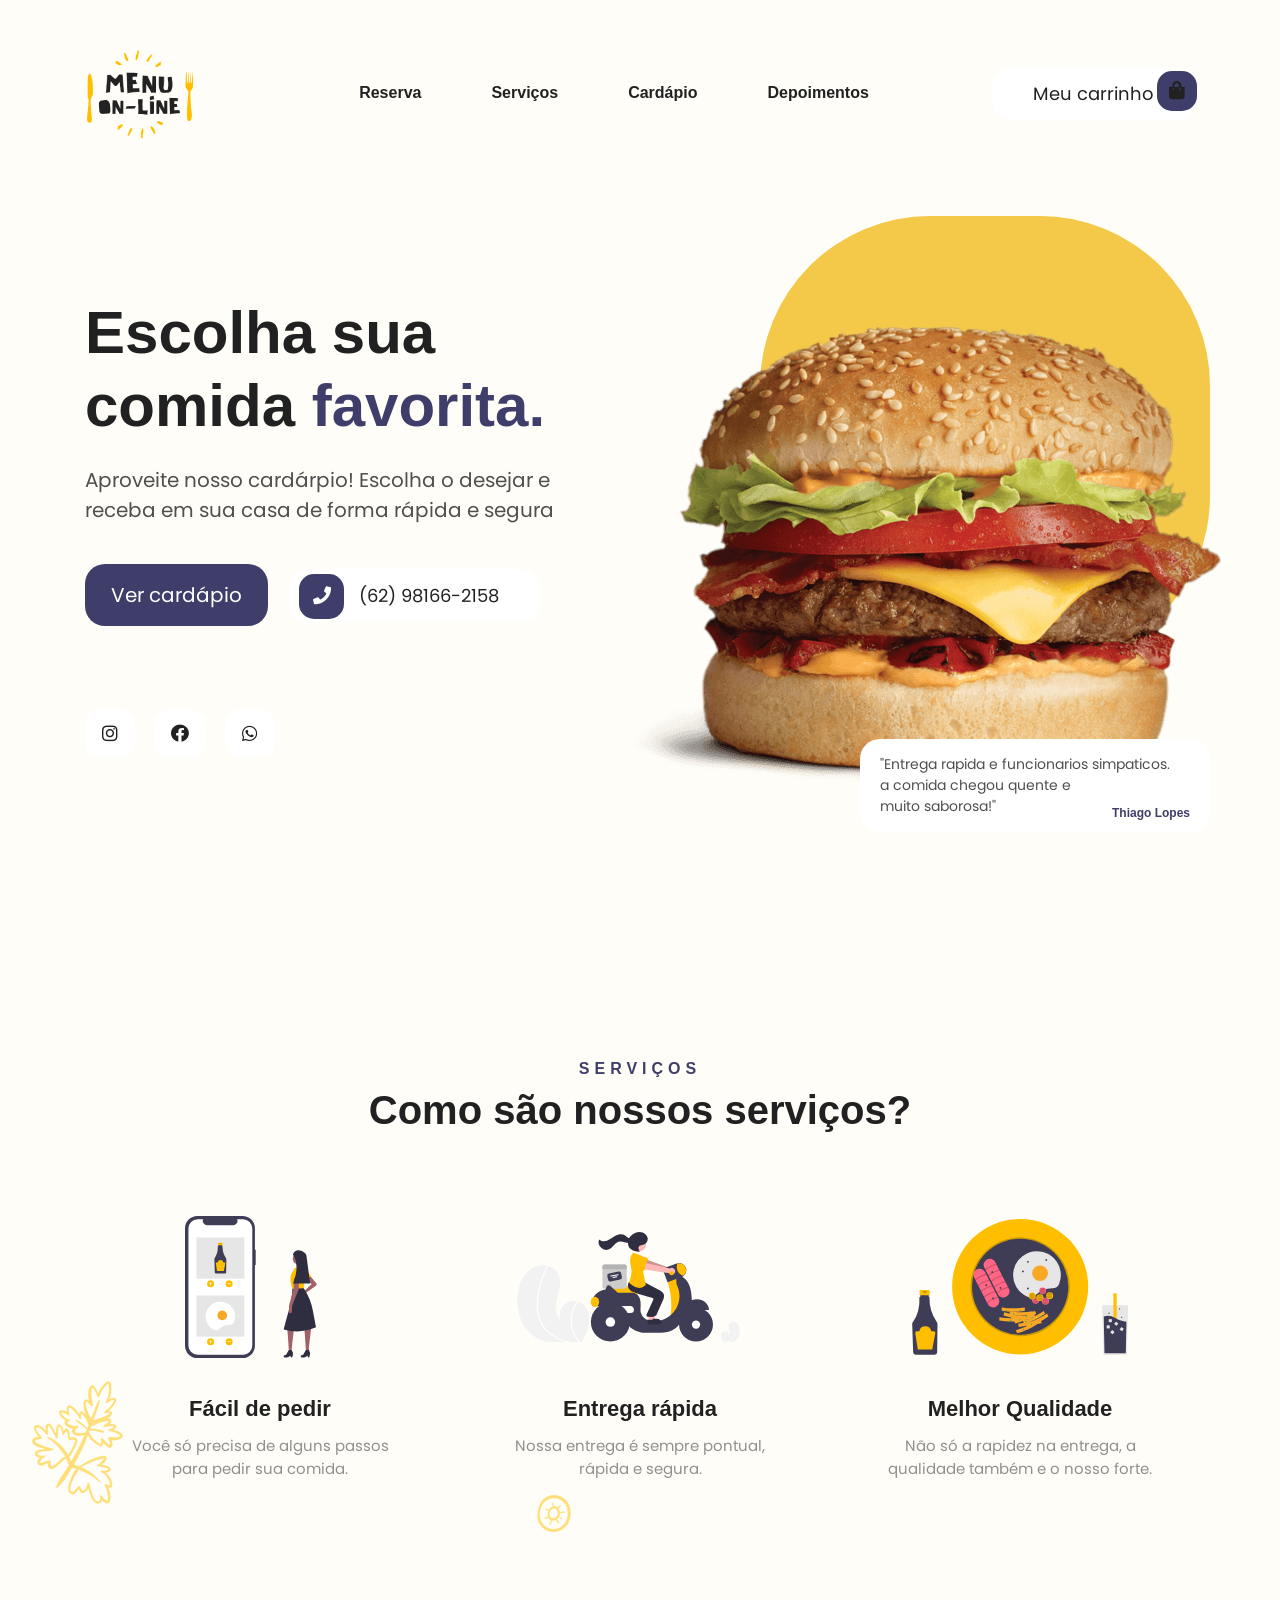
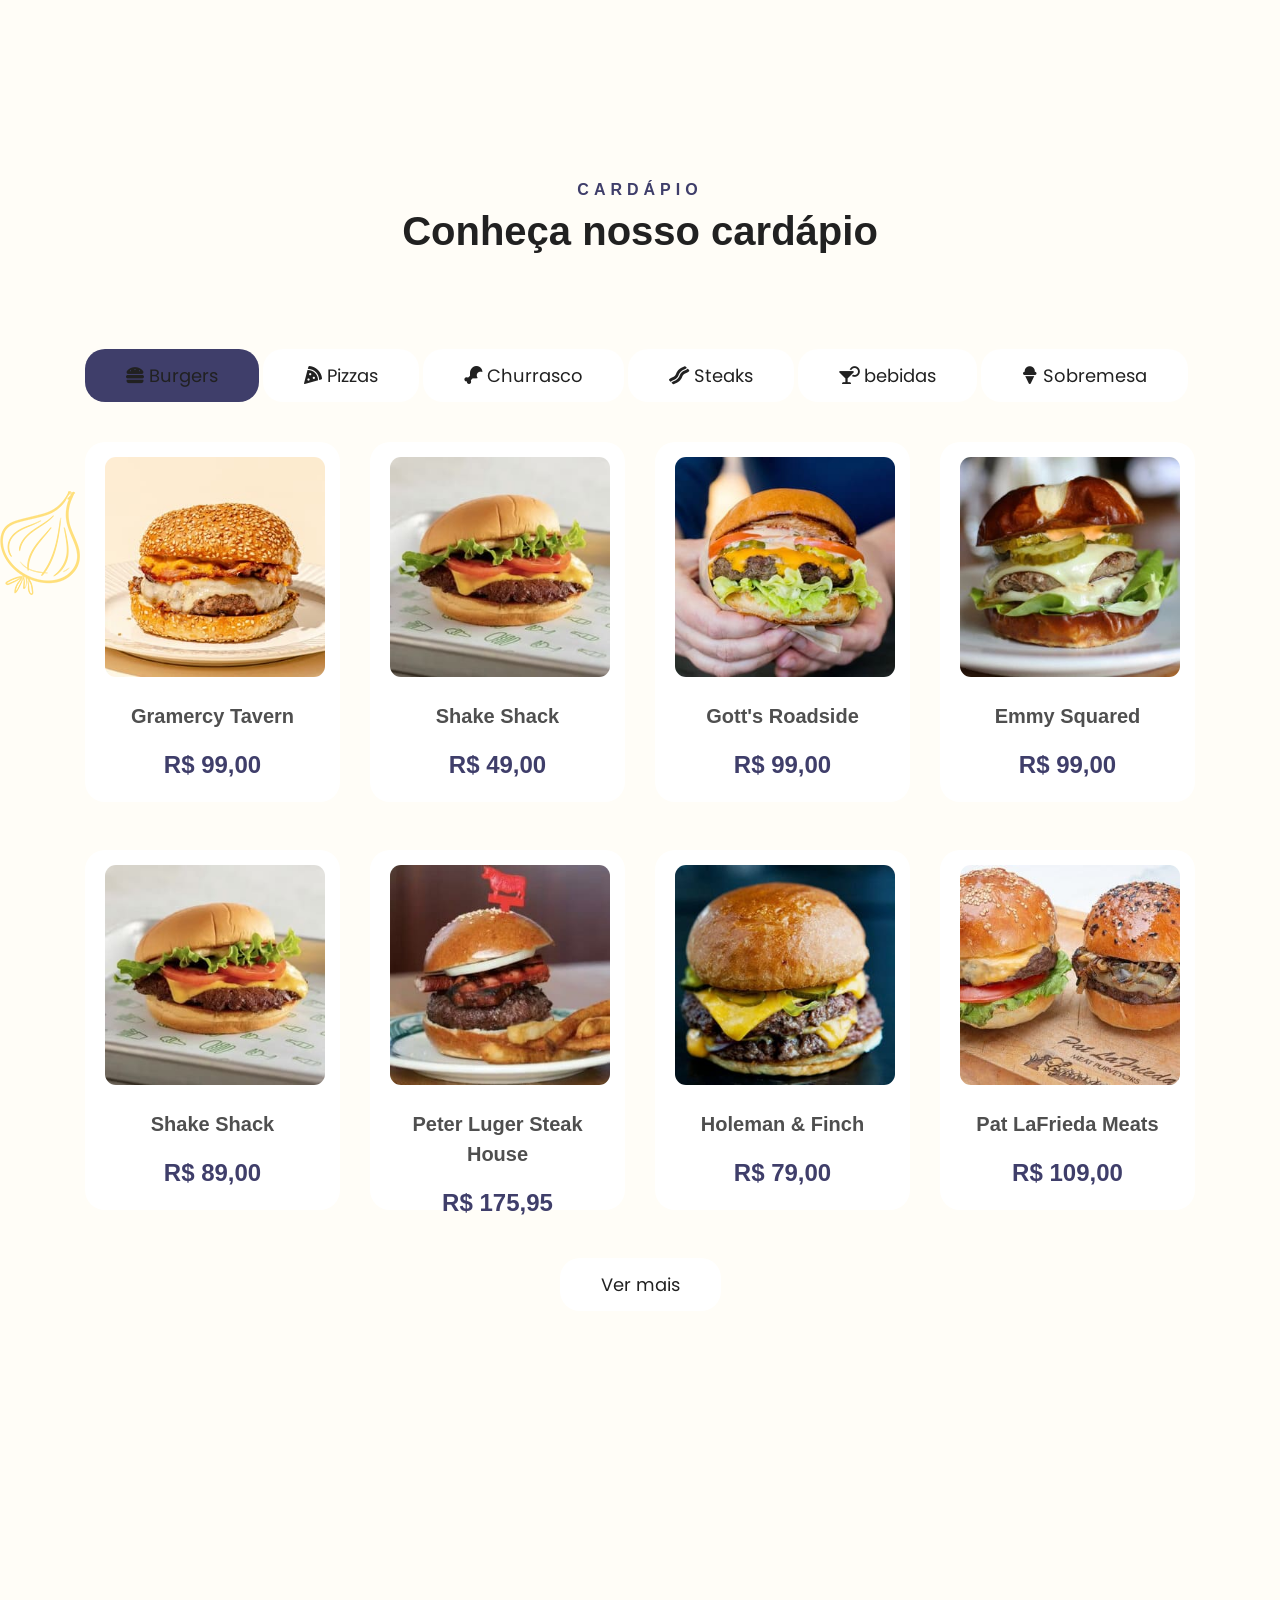
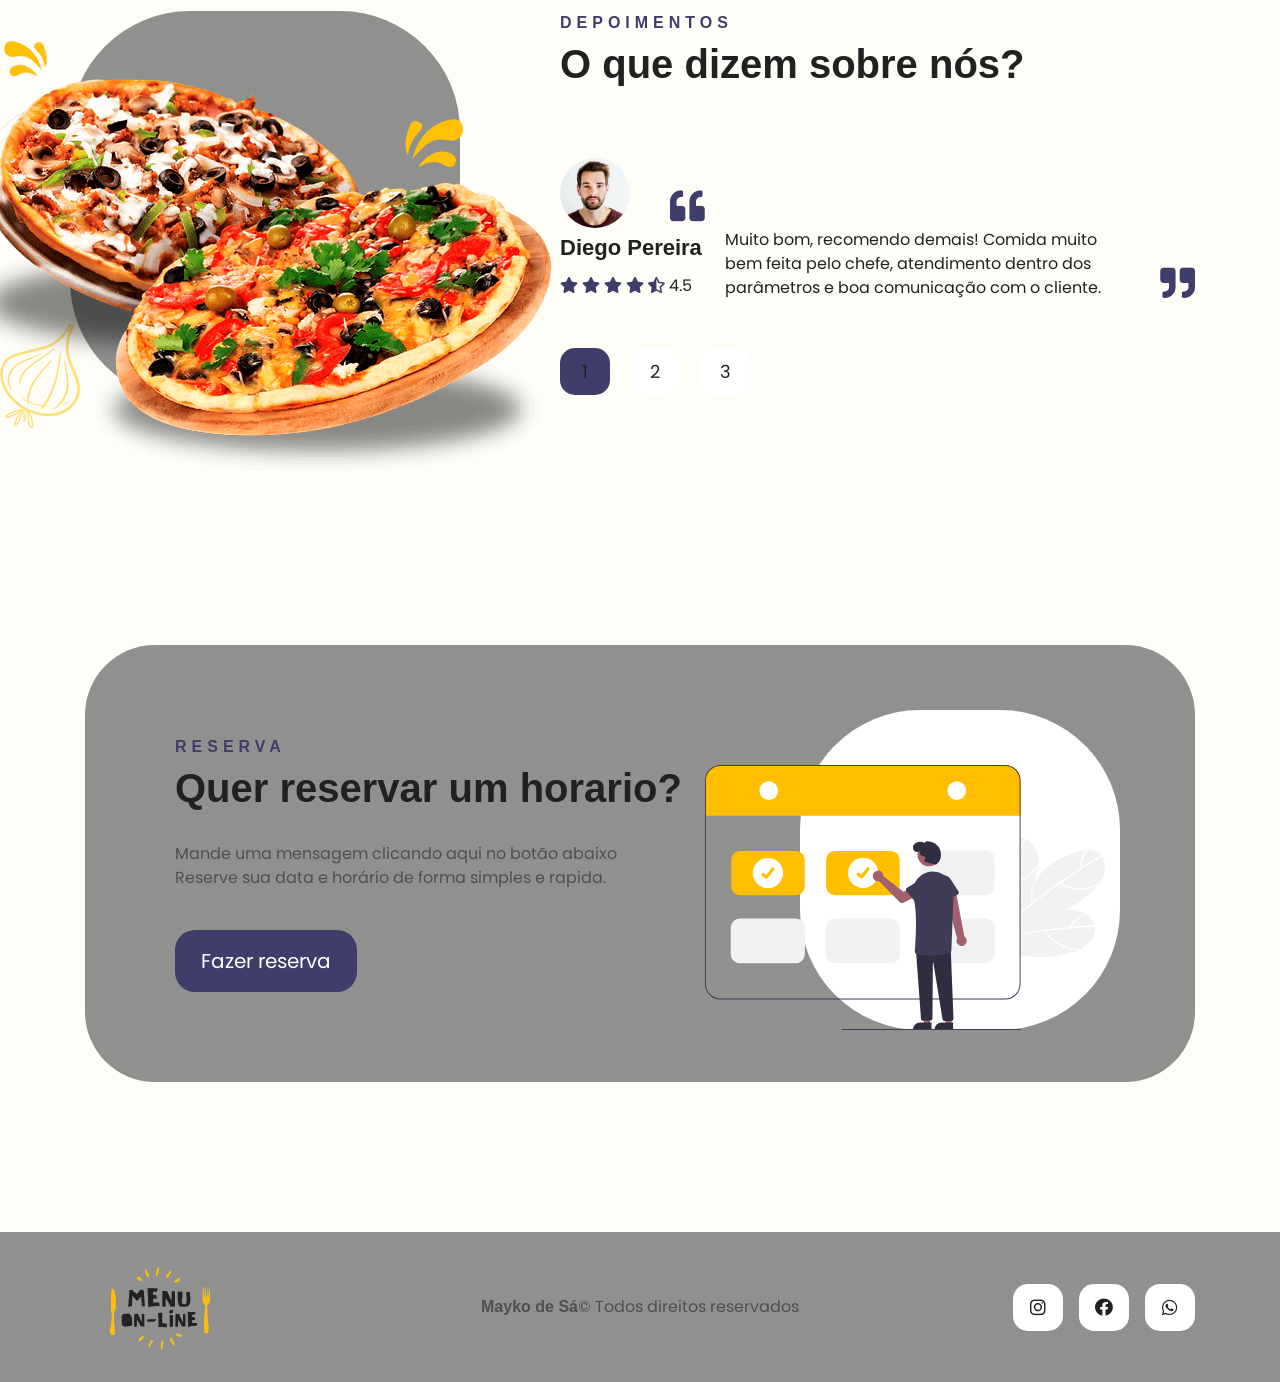
<file: novo/index.html>
<!DOCTYPE html>
<html> 

<head>
    <meta charset="UTF-8"/>
    <meta http-equiv="X-UA-Compatible" content="IE=edge"/>
    <meta name="viewport" content="width=device-width, initial-scale=1">
     <title>Restaurante -Sejam Bem vindo</title>
    
    <link rel="stylesheet" href="./css/bootstrap.min.css"/>
    <link rel="stylesheet" href="./css/fontawesome.css"/>
    <link rel="stylesheet" href="./css/animate.css"/> 
    <link rel="stylesheet" href="./css/main.css"/> 
    <link rel="stylesheet" href="./css/responsivo.css"/>
    
</head>

<body>
<div class="container-mensagens" id="container-mensagens"> 

</div>

    <a class="botao-carrinho animated bounceIn hidden" onclick="cardapio.metodos.abrirCarrinho(true)">
        <div class="badge-total-carrinho">0</div>
        <i class="fa fa-shopping-bag"></i>
    </a>
    
    <section class="header">
        <div class=container>
            <nav class="navbar navbar-expand-lg pl-0 pr-0 col-one">
            <a class="navbar-brand wow fadeIn"  href="#">
                <img src="./img/logo.png" width="160"class="img-logo"/>
            </a>   
            <button class="navbar-toggler" type="button" data-toggle="collapse" data-target="#navbarNavDropdown">
                <span class="navbar-toggler-icon">
                    <i class="fas fa-bars"></i>
                </span>    
            </button>
            <div class="collapse navbar-collapse" id="navbarNavDropdown">
                <ul class="navbar-nav ml-auto mr-auto wow fadeIn">
                    <li class="nav-item">
                        <a href="#reservas" class="nav-link"><b>Reserva</b></a>
                    </li>
                    <li class="nav-item">
                        <a href="#servicos" class="nav-link"><b>Serviços</b></a>
                    </li>
                    <li class="nav-item">
                        <a href="#cardapio" class="nav-link"><b>Cardápio</b></a>
                    </li>
                    <li class="nav-item">
                        <a href="#depoimentos" class="nav-link"><b>Depoimentos</b></a>
                    </li>
                </ul>
                <a class="btn btn-white btn-icon wow fadeIn" onclick="cardapio.metodos.abrirCarrinho(true)">
                    Meu carrinho <span class="icon">
                        <div class="container-total-carrinho badge-total-carrinho hidden">0</div>
                        <i class="fa fa-shopping-bag"></i>
                    </span>
                </a>

            </div>
            </nav>
        </div>
    </section>

    <section class="banner">
      <div class="container">
        <div class="row">
            <div class="col-12 col-lg-6 col-md-6 col-sm-12 col-one">
                <div class="d-flex text-banner">
                    <h1 class="wow fadeInLeft"><b>Escolha sua comida <b class="color-primary">favorita.</b></b></h1>
                    <p class="wow fadeInLeft delay-02s">
                        Aproveite nosso cardárpio! Escolha o desejar e receba em sua casa de forma rápida e segura
                    </p>
                    <div class="wow fadeIn">
                        <a href="#cardapio" class="btn btn-yellow mt-4 mr-3">
                            Ver cardápio
                        </a>
                        <a href="#" class="btn btn-white btn-icon-left mt-4" id="btnLigar">
                            <span class="icon-left">
                                <i class="fa fa-phone"></i>
                            </span>
                            (62) 98166-2158  
                        </a>
                    </div>
                </div>  
                <a class="btn btn-sm btn-white btn-social mt-4 mr-3 wow fadeIn delay-05s">
                    <i class="fab fa-instagram"></i>
                </a>        
                <a class="btn btn-sm btn-white btn-social mt-4 mr-3 wow fadeIn delay-05s">
                    <i class="fab fa-facebook"></i>
                </a>
                <a class="btn btn-sm btn-white btn-social mt-4 wow fadeIn delay-05s">
                    <i class="fab fa-whatsapp"></i>
                </a>      
            </div>
            <div class="col-6 no-mobile">
                <div class="card-banner wow fadeIn delay-02s"></div>
                <div class="d-flex img-banner wow fadeIn delay-05s">
                    <img src="./img/burguer.png"/>
                </div>
                <div class="card card-case wow fadeInRight delay-02s">
                    "Entrega rapida e funcionarios simpaticos.
                    <br>a comida chegou quente e <br>
                    muito saborosa!"
                    <span class="card-case-name">
                        <b>Thiago Lopes</b>
                    </span>
                </div>
                </div>
        </div>
        
      </div>  
    </section>

    <section class="servicos" id="servicos">
        <div class="background-servicos"></div>

        <div class="container">
            <div class="row">
                <div class="col-12 col-one text-center mb-5 wow fadeIn">
                    <span class="hint-title"><b>Serviços</b></span>
                    <h1 class="title">
                        <b>Como são nossos serviços?</b>
                    </h1>
                </div>
                <div class=" col-12 col-lg-4 col-md-4 col-sm-12 col-one mb-5 wow fadeInUp">
                    <div class="card-icon text-center">
                        <img src="./img/icone-pedido.svg" width="150"/>                        
                    </div>
                    <div class="card-text text-center mt-3">
                        <p><b>Fácil de pedir</b></p>
                        <span>
                            Você só precisa de alguns passos para pedir sua comida.
                        </span>
                    </div>
                </div>
                    <div class="col-12 col-lg-4 col-md-4 col-sm-12 col-one mb-5 wow fadeInUp">
                        <div class="card-icon text-center">
                            <img src="./img/icone-delivery.svg" width="250"/>                        
                        </div>
                        <div class="card-text text-center mt-3">
                            <p><b>Entrega rápida</b></p>
                            <span>
                                Nossa entrega é sempre pontual, rápida e segura.
                            </span>
                        </div>
                    </div>
                

              
                    <div class="col-12 col-lg-4 col-md-4 col-sm-12 col-one mb-5 wow fadeInUp">
                        <div class="card-icon text-center">
                            <img src="./img/icone-qualidade.svg" width="250"/>                        
                        </div>
                        <div class="card-text text-center mt-3">
                            <p><b>Melhor Qualidade</b></p>
                            <span>
                                Não só a rapidez na entrega, a qualidade também e o nosso forte.
                            </span>
                        </div>
                    </div>
            </div>
        </div>
    </section>

    <section class="cardapio" id="cardapio">
     <div class="background-cardapio"></div>

        <div class="container">
            <div class="row">
                <div class="col-12 col-one text-center mb-5 wow fadeIn">
                    <span class="hint-title"><b>Cardápio</b></span>
                    <h1 class="title">
                        <b>Conheça nosso cardápio</b>
                    </h1>
                </div>
                    <div class="col-12 col-one container-menu wow fadeInUp">
                      <a  id="menu-burgers" class="btn btn-white btn sm mt-3 active" onclick="cardapio.metodos.obterItensCardapio('burgers')">
                        <i class="fas fa-hamburger"></i>&nbsp;Burgers
                      </a>   
                      <a id="menu-pizzas" class="btn btn-white btn sm mt-3" onclick="cardapio.metodos.obterItensCardapio('pizzas')">
                          <i class="fas fa-pizza-slice"></i>&nbsp;Pizzas
                      </a>  
                      <a id="menu-churrasco" class="btn btn-white btn sm mt-3" onclick="cardapio.metodos.obterItensCardapio('churrasco')">
                        <i class="fas fa-drumstick-bite"></i>&nbsp;Churrasco
                    </a>
                    <a id="menu-steaks" class="btn btn-white btn sm mt-3" onclick="cardapio.metodos.obterItensCardapio('steaks')">
                        <i class="fas fa-bacon"></i>&nbsp;Steaks
                    </a> 
                    <a id="menu-bebidas" class="btn btn-white btn sm mt-3" onclick="cardapio.metodos.obterItensCardapio('bebidas')">
                        <i class="fas fa-cocktail"></i>&nbsp;bebidas
                    </a>
                    <a  id="menu-sobremesas" class="btn btn-white btn sm mt-3" onclick="cardapio.metodos.obterItensCardapio('sobremesas')">
                        <i class="fas fa-ice-cream"></i>&nbsp;Sobremesa
                    </a>
                    </div>
                  <div class="col-12 col-one">
                        <div class="row" id="itensCardapio"> 
                         
                          
                            
                        </div>
                  </div>
                  <div class="col-12 col-one text-center wow fadeInUp">
                    <a id ="btnVerMais" class="btn btn-white btn sm" onclick="cardapio.metodos.verMais()">
                        Ver mais</a>
                  </div>

		
			</div>				  
            </div>
        </div>
    </section>
    <section class="depoimentos" id="depoimentos">
         <div class="background-depoimentos"></div>
        <div class="container">
            <div class="row">
                <div class="col-5 no-mobile text-center">
                    <div class="card-depoimentos wow fadeIn"></div>
                    <div class="d-flex img-banner wow fadeInLeft delay-02s">
                        <img src="./img/pizzas.png">
                    </div>
                </div>
                <div class="col-12 col-lg-7 col-md-7 col-sm-12 col-one">
                    <span class="hint-title wow fadeIn"><b>Depoimentos</b></span>
                    <h1 class="title wow fadeIn">
                        <b>O que dizem sobre nós?</b>
                    </h1>
                    <div class="mb-5">
                        <div class="depoimento animated fadeIn" id="depoimento-1">
                            <div class="container-dados-depoimento">
                                <div class="imagem-depoimento">
                                    <div>
                                        <p class="nome-depoimento"><b><br>Diego Pereira</b></p>
                                        <p class="nota-depoimento">
                                            <i class="fas fa-star"></i>
                                            <i class="fas fa-star"></i>
                                            <i class="fas fa-star"></i>
                                            <i class="fas fa-star"></i>
                                            <i class="fas fa-star-half-alt"></i>&nbsp;<span>4.5</span>
                                        </p>
                                    </div>
                                </div>
                            </div>
                            <p class="texto-depoimento">
                                <i class="fas fa-quote-left"> </i>
                                    <span>
                                        Muito bom, recomendo demais! Comida muito bem feita pelo chefe, 
                                        atendimento dentro dos parâmetros e boa comunicação com o cliente.
                                    </span>
                                <i class="fas fa-quote-right"> </i>
                            </p>
                        </div>
                        <div class="depoimento animated fadeIn hidden" id="depoimento-2">
                            <div class="container-dados-depoimento">
                                <div class="imagem-depoimento">
                                    <div>
                                        <p class="nome-depoimento"><b><br>Ana Beatriz</b></p>
                                        <p class="nota-depoimento">
                                            <i class="fas fa-star"></i>
                                            <i class="fas fa-star"></i>
                                            <i class="fas fa-star"></i>
                                            <i class="fas fa-star"></i>
                                            <i class="fas fa-star"></i>&nbsp;<span>5.0</span>
                                        </p>
                                    </div>
                                </div>
                            </div>
                            <p class="texto-depoimento">
                                <i class="fas fa-quote-left"> </i>
                                    <span>
                                        Um jantar perfeito do começo ao fim. Comida, experiência,serviço...
                                        foi tão bom que fomos dois dias seguidos - fato inedito para mim em uma viagem. 
                                    </span>
                                <i class="fas fa-quote-right"> </i>
                            </p>
                        </div> 
                        <div class="depoimento animated fadeIn hidden" id="depoimento-3">
                            <div class="container-dados-depoimento">
                                <div class="imagem-depoimento">
                                    <div>
                                        <p class="nome-depoimento"><b><br>João Guilherme</b></p>
                                        <p class="nota-depoimento">
                                            <i class="fas fa-star"></i>
                                            <i class="fas fa-star"></i>
                                            <i class="fas fa-star"></i>
                                            <i class="fas fa-star"></i>
                                            <i class="far fa-star"></i>&nbsp;<span>4.0</span>
                                        </p>
                                    </div>
                                </div>
                            </div>
                            <p class="texto-depoimento">
                                <i class="fas fa-quote-left"> </i>
                                    <span>
                                        A comida estava excelente e o serviço gentil nos surprendeu!
                                        Dica: reserve umas 3 horas para ter uma experiência incrivel.
                                    </span>
                                <i class="fas fa-quote-right"> </i>
                            </p>
                        </div> 
                    </div>
                    <a id="btnDepoimento-1" class="btn btn-sm btn-white btn-social active mr-3 wow fadeIn" onclick="cardapio.metodos.abrirDepoimento(1)">1</a>
                    <a id="btnDepoimento-2"class="btn btn-sm btn-white btn-social mr-3 wow fadeIn" onclick="cardapio.metodos.abrirDepoimento(2)">2</a>
                    <a id="btnDepoimento-3" class="btn btn-sm btn-white btn-social wow fadeIn" onclick="cardapio.metodos.abrirDepoimento(3)">3</a>
                </div>


            </div>

        </div>
    </section>

     <section class="reserva" id="reservas">
        <div class="container">
            <div class="row">
                <div class="col-12 col-one">
                    <div class="card-secondary wow fadeInUp">
                        <div class="row">
                            <div class="col-12 col-lg-7 col-md-7 col-sm-12">
                                <span class="hint-title"><b>Reserva</b></span>
                                <h1 class="title">
                                    <b>Quer reservar um horario?</b>
                                </h1>
                                <p class="pr-5">
                                    Mande uma mensagem clicando aqui no botão abaixo
                                    <br>
                                    Reserve sua data e horário de forma simples e rapida.
                                </p>
                                <a class="btn btn-yellow mt-4 wow fadeIn delay-05s" href="#" id="btnReserva" target="_blank">
                                    Fazer reserva
                                </a>
                            </div>
                            <div class="col-5 no-mobile">
                                <div class="card-reserva"></div>
                                <div class="d-flex img-banner">
                                    <img src="./img/icone-reserva.svg"/>
                                </div>

                            </div> 
                        </div>
                    </div>
                </div>
            </div>
        </div>
        
    </section>

    <footer>
        <div class="container">
            <div class="row">
                <div class="col-12 col-lg-3 col-md-3 col-sm-12 col-one container-logo-footer wow fadeIn">
                    <img class="logo-footer" src="./img/logo.png"/>
                </div>
                <div class="col-12 col-lg-6 col-md-6 col-sm-12 col-one container-texto-footer">
                    <p class="mb-0">
                        <b>Mayko de Sá</b>&copy; Todos direitos reservados
                    </p>
                </div> 
                <div class="col-12 col-lg-3 col-md-3 col-sm-12 col-one container-redes-footer">
                    <a class="btn btn-sm btn-white btn-social mr-3 wow fadeIn">
                        <i class="fab fa-instagram"></i>
                    </a>        
                    <a class="btn btn-sm btn-white btn-social mr-3 wow fadeIn">
                        <i class="fab fa-facebook"></i>
                    </a>
                    <a class="btn btn-sm btn-white btn-social wow fadeIn">
                        <i class="fab fa-whatsapp"></i>
                    </a>      
                </div>
            </div>
        </div>
    </footer>

    <div class="modal-full animated fadeIn hidden" id="modalCarrinho">
        <div class="m-header">
            <div class="container">
                <a class="btn btn-white btn-sm float-right" onclick="cardapio.metodos.abrirCarrinho(false)">
                    Fechar
                </a>
                <div class="etapas">
                    <div class="etapa etapa1 active">1</div>
                    <div class="etapa etapa2">2</div>
                    <div class="etapa etapa3">3</div>
                </div>
                <p class="title-carrinho mt-4">
                    <b id="lblTituloEtapa">Seu carrinho:</b> 
                </p>
            </div>
        </div>
        <div class="m-body">
            <div class="container">
                <div id="itensCarrinho" class="row mr-0 ml-0 animated fadeIn hidden">
                  
                </div>
                <div id="localEntrega" class="row row mr-0 ml-0 animated fadeIn hidden">
                    <div class="col-12 col-lg-4 col-md-4 col-sm-12">
                        <div class="form-group container-cep">
                            <label>CEP:</label>
                            <input id="txtCep" type="text" class="form-control"/>
                            <a class="btn btn-yellow btn-sm" onclick="cardapio.metodos.buscarCep()">
                                <i class="fas fa-search"></i>
                            </a>
                        </div>
                    </div>
                    
                    <div class="col-8 no-mobile"></div>
                    
                    <div class="col-12 col-lg-6 col-md-6 col-sm-12">
                        <div class="form-group">
                            <label>Endereço:</label>
                            <input id="txtEndereco" type="text" class="form-control"/>
                        </div>
                    </div>    
                    
                <div class="col-12 col-lg-4 col-md-4 col-sm-12">
                    <div class="form-group">
                        <label>Bairro:</label>
                        <input id="txtBairro" type="text" class="form-control"/>
                    </div>
                </div>  
                <div class="col-12 col-lg-2 col-md-2 col-sm-12">
                    <div class="form-group">
                        <label>Número:</label>
                        <input id="txtNumero" type="text" class="form-control"/>
                    </div>
                </div>  

                <div class="col-12 col-lg-6 col-md-6 col-sm-12">
                    <div class="form-group">
                        <label>Cidade:</label>
                        <input id="txtCidade" type="text" class="form-control"/>
                    </div>
                </div>    
                
            <div class="col-12 col-lg-4 col-md-4 col-sm-12">
                <div class="form-group">
                    <label>Complemento:</label>
                    <input id="txtComplemento" type="text" class="form-control"/>
                </div>
            </div>  
            <div class="col-12 col-lg-2 col-md-2 col-sm-12">
                <div class="form-group">
                    <label>UF:</label>
                    <select id="ddlUf" class="form-control">
                        <option value="-1">...</option>
                        <option value="AC">Acre</option>
                        <option value="AL">Alagoas</option>
                        <option value="AP">Amapá</option>
                        <option value="AM">Amazonas</option>
                        <option value="BA">Bahia</option>
                        <option value="CE">Ceará</option>
                        <option value="DF">Distrito Federal</option>
                        <option value="ES">Espirito Santo</option>
                        <option value="GO">Goiás</option>
                        <option value="MA">Maranhão</option>
                        <option value="MS">Mato Grosso do Sul</option>
                        <option value="MT">Mato Grosso</option>
                        <option value="MG">Minas Gerais</option>
                        <option value="PA">Pará</option>
                        <option value="PB">Paraíba</option>
                        <option value="PR">Paraná</option>
                        <option value="PE">Pernambuco</option>
                        <option value="PI">Piauí</option>
                        <option value="RJ">Rio de Janeiro</option>
                        <option value="RN">Rio Grande do Norte</option>
                        <option value="RS">Rio Grande do Sul</option>
                        <option value="RO">Rondônia</option>
                        <option value="RR">Roraima</option>
                        <option value="SC">Santa Catarina</option>
                        <option value="SP">São Paulo</option>
                        <option value="SE">Sergipe</option>
                        <option value="TO">Tocantins</option>
                    </select>
                </div>
            </div>  
                </div>
                <div id="resumoCarrinho" class="row row mr-0 ml-0 animated fadeIn hidden">
                    <div class="col-12">
                        <p class="title-carrinho mt-4">
                            <b>Itens do pedido:</b>
                        </p>
                    </div>
                    <div class="col-12">
                        <div class="row" id="listaitensResumo">
                            

                        </div>
                    </div>
                    <div class="col-12">
                        <p class="title-carrinho mt-4">
                            <b>Local de entrega:</b>
                        </p>
                    </div>
                    <div class="col-12 item-carrinho resumo">
                        <div class="img-map">
                            <i class="fas fa-map-marked-alt"></i>
                        </div>
                        <div class="dados-produto">
                            <p class="texto-endereco">
                                <b id="resumoEndereco"></b>
                            </p>
                            <p class="cidade-endereco" id="cidadeEndereco">
                                
                            </p>
                        </div>
                    </div>
                </div>
            </div>
        </div>
        <div class="m-footer">
            <div class="container">
                <div class="container-total text-right mb-4">
                    <p class="mb-0">
                        <span>Subtotal</span>
                        <span id="lblSubtotal">R$ 0,00</span>
                    </p>
                    <p class="mb-0 texto-entrega">
                        <span><i class="fas fa-motorcycle"></i>Entrega:</span>
                        <span id="lblValorEntrega">+ R$ 0,00</span>
                    </p>
                    <p class="mb-0 texto-total">
                        <span><b>Total:</b></span>
                        <span  class="valor-total"><b id="lblValorTotal">R$ 0,00</b></span>
                    </p>
                </div>
                <a onclick="cardapio.metodos.carregarEndereco()" class=" btn btn-yellow float-right" id="btnEtapaPedido">
                    Continuar
                </a>
                <a onclick="cardapio.metodos.resumoPedido()" class="btn btn-yellow float-right hidden" id="btnEtapaEndereco">
                    Revisar pedido
                </a>
                <a href="#" class="btn btn-yellow float-right hidden" id="btnEtapaResumo" target="_blank">
                    Enviar pedido 
                </a>
                <a onclick="cardapio.metodos.voltarEtapa()" class="btn btn-white float-right mr-3 hidden" id="btnVoltar">
                    Voltar 
                </a>
            </div>
        </div>
    </div>
	
    <script type="text/javascript" src="./js/jquery-1.12.4.min.js"></script>
    <script type="text/javascript" src="./js/modernizr-3.5.0.min.js"></script>
    <script type="text/javascript" src="./js/popper.min.js"></script>
	 <script type="text/javascript" src="./js/bootstrap.min.js"></script>
    <script type="text/javascript" src="./js/wow.min.js"></script>
    <script type="text/javascript" src="./js/dados.js"></script>
    <script type="text/javascript" src="./js/app.js"></script>
    
    <script>new WOW().init();</script>

	
	
</body>


</html>
</file>
<file: novo/css/main.css>
@font-face {
    font-family:"PoppinsMedium";
    src: url(../fonts/Poppins-Medium.otf);
}

@font-face {
    font-family:"PoppinsRegular";
    src: url(../fonts/Poppins-Regular.otf);
}


:root{
   --color-background:#fffdf7;
   --color-black:#212121;
   --color-black-heavy:#000;
   --color-text:#4f4f4f;
   --color-text-out:#90908e; 
   --color-primary:#3F3E6A;
   --color-secondary:#90908e;
   --color-white:#ffffff;
   --color-red:#e74c3c;
   --color-green:#2ecc71;
   --color-separate:#cccccc;
}

html, body{
    background-color: var(--color-background);
    font-family:"PoppinsRegular","Rubik", sans-serif;
    color:var(--color-text)

}

b{
   font-family:"PopinsMedium","Rubik", sans-serif; 
}

.hidden{
    display: none!important;
}

.color-primary{
    color:var(--color-primary)

}
a.navbar-brand{
    margin-left: -25px;

}
.nav-link{
    color:var(--color-black)!important;
    padding-left: 35px!important;
    padding-right: 35px!important;
}

.btn-white{
    background-color: var(--color-white);
    color:var(--color-black)!important;
    border-radius:20px;
    padding: 12px 40px;
    font-size: 18px;
    box-shadow: 0px 10px 15px -3px rgba(0,0,0,0,1); 
}
.btn-white.active, .btn-white:hover{
    background-color: var(--color-primary);

}

.btn-icon .icon{
    display: inline-block;
    color:var(--color-black);
    background-color: var(--color-primary);
    width: 40px;
    height: 40px;
    position: absolute;
    right: -2px;
    margin-top: -9px;
    border-radius: 15px;
    text-align: center;
    padding-top: 6px;
}

.banner{
    padding-top: 110px;
    padding-bottom: 200px;
}

.text-banner{
    flex-direction: column;
    justify-content: center;
    margin-bottom: 60px;
}

.text-banner h1{
    color:var(--color-black);
    font-size: 60px;
}

.text-banner p{
  margin-top: 15px;
  margin-bottom: 15px;
  font-size: 20px;
}

.btn-yellow{
    background-color: var(--color-primary);
    color:var(--color-white);
    border-radius: 20px;
    padding: 15px 25px;
    font-size: 20px;
    box-shadow: 0px 10px 15px -3px rgba(0,0,0,0,1);
}

.btn-icon-left{
    padding-left: 70px;
}

.btn-icon-left span.icon-left{
    display:inline-block;
    color:var(--color-white);
    background-color: var(--color-primary);
    width: 45px;
    height: 45px;
    position: absolute;
    margin-left: -60px;
    margin-top: -8px;
    border-radius: 15px;
    text-align: center;
    padding-top: 8px;
}

.btn-sm{
    padding: 9px 15px!important;
    border-radius: 15px!important;
    font-size: 18px!important;
}

.btn-social{
    width: 50px;
}

.card-banner{
    height: 450px;
    width: 450px;
    border-radius: 170px;
    background-color: #f4c949;
    position: absolute;
    right: 0px;
    top:-80px;
}

.img-banner{
    position: absolute;
    width: 570px;
    top:30px;
    right: 15px;
}

.card{
    border-radius: 20px;
    padding: 15px 20px;
    font-size: 20px;
    box-shadow: 0px 10px 15px -3px rgba(0,0,0,0,1)!important;
    border: none!important;
}

.card-case{
    width: 350px;
    font-size: 14px;
    position: absolute;
    right: 0;
    bottom:-75px;
}

.card-case-name{
    position: absolute;
    font-size: 12px;
    color:var(--color-primary);
    right: 20px;
    bottom: 10px;
}

.servicos{
    padding-top: 100px;
    padding-bottom: 150px;
}

.hint-title{
    color: var(--color-primary);
    font-size: 16px;
    text-transform: uppercase;
    letter-spacing: 5px;
}

.title{
    color:var(--color-black);
    font-size: 40px;
    margin-top: 5px;
    margin-bottom: 30px;
}

.card-icon{
    height: 150px;
    margin: 0 auto;
    margin-bottom: 30px;
    display: flex;
    justify-content: center;
    align-items: center;
}

.card-text{
    color:var(--color-text-out);
    font-size: 15px;
    padding: 0px 30px;
}

.card-text p{
    font-size: 22px;
    color:var(--color-black);
    margin-bottom: 10px;
}

.background-servicos{
    position: absolute;
    left: 0;
    right: 0;
    height: 500px;
    background-image: url(../img/bg-icons-2.png);
}

.cardapio{
    padding-top: 100px;
    padding-bottom: 150px;
}

.cardapio .background-cardapio{
    position: absolute;
    left: 0;
    right: 0;
    height: 500px;
    background-image: url(../img/bg-icons-1.png);
}

.container-menu{
    margin-bottom: 40px; 
}

.card-item{
    height: 360px;
}

.card-item .img-produto img{
    width: 220px;
    border-radius: 11px; 
}

.card.item .title-produto{

    color:var(--color-white);
    text-overflow: ellipsis;
    white-space: nowrap;
    overflow: hidden;
    height: 40px;
    margin-bottom: 0px;
  
}

.card-item .price-produto{
    color:var(--color-primary);
    font-size: 24px;
}

.card-item .add-carrinho{
    display: none;
    text-align: center;
    height: 30px;
    justify-content: center;
    align-items: center;
}

.btn-menos{
    color:var(--color-black-heavy);
    padding: 5px 7px;
    border: 2px solid var(--color-black-heavy);
    border-top-left-radius: 10px;
    border-bottom-left-radius: 10px;
    font-size: 14px;
    cursor: pointer;
}

.btn-mais{
    color:var(--color-black-heavy);
    padding: 5px 7px;
    border: 2px solid var(--color-black-heavy);
    border-top-right-radius: 10px;
    border-bottom-right-radius: 10px;
    font-size: 14px;
    cursor: pointer;
}

.add-numero-itens{
    color:var(--color-black-heavy);
    padding: 2px 15px;
    border-top: 2px solid var(--color-black-heavy);
    border-bottom: 2px solid var(--color-black-heavy);
    font-size: 18px;
}

.btn-add{
    border: 2px solid var(--color-black-heavy);
    font-size: 16px;
    padding: 4px 10px;
    border-radius:10px;
    color:var(--color-white);
    background-color: var(--color-black-heavy);
    margin-left: 15px;
}

.card-item:hover{
    background-color: var(--color-primary);
}

.card-item:hover .title-produto{
    display: none;
}

.card-item:hover .add-carrinho{
    display: flex;
}

.card-item:hover .price-produto{
    color: var(--color-black-heavy)!important;
    margin-top: 20px;
}

.depoimentos{
    padding-top: 150px;
    padding-bottom: 150px;
}

.card-depoimentos{
    height: 390px;
    width: 390px;
    border-radius: 120px;
    background-color: var(--color-secondary);
    position: absolute;
    left: 0;
}

.container-dados-depoimento{
    display: flex;   
}

.depoimento{
    margin-top: 70px;
}

.background-depoimentos{
    position: absolute;
    left: 0;
    right:0;
    height: 500px;
    background-image: url(../img/bg-icons-1.png);
}

.imagem-depoimento{
    width: 70px;
    height: 70px;
    background-color: var(--color-white);
    border-radius: 50px;
    background-repeat: no-repeat;
    background-position: center;
    margin-right: 15px;
}

#depoimento-1 .imagem-depoimento{
    background-image: url(../img/diego.jpg);
    background-size: cover;
}

#depoimento-2 .imagem-depoimento{
    background-image: url(../img/ana.jpg);
    background-size: cover;
}

#depoimento-3 .imagem-depoimento{
    background-image: url(../img/joao.jpg);
    background-size: cover;
}

.nome-depoimento{
    color: var(--color-black);
    font-size: 22px;
    margin-bottom: 10px;
    width: 500px;
    margin-top:40px;
   
}

.nota-depoimento{
    color:var(--color-primary);
    width: 150px;
}

.nota-depoimento span{
    color:var(--color-black);
} 

.texto-depoimento{
    display: flex;
    font-size: 16px;
    color:var(--color-black);
}

.texto-depoimento i{
    font-size: 35px;
    color: var(--color-primary);
}

.texto-depoimento i:first-child{
    padding-left: 110px;
    padding-right: 20px;
    margin-top: -40px;
}

.texto-depoimento i:last-child{
    padding-left: 45px;
    display:flex;
    justify-content: center;
    align-items: end;
}

.reserva{
    padding-top: 100px;
    padding-bottom: 150px;
}

.card-secondary{
    background-color: var(--color-secondary);
    border-radius: 70px;
    padding: 90px;
}

.card-reserva{
    height: 320px;
    width: 320px;
    border-radius: 120px;
    background-color: var(--color-white);
    position: absolute;
    right: 0px;
    top:-25px;
}

.reserva .img-banner img{
    width: 100%;
    padding-left: 170px;
    padding-right: -10px;
}

footer{
    background-color: var(--color-secondary);
}

.logo-footer{
    width: 150px;
}

.container-logo-footer, .container-texto-footer, .container-redes-footer{
    display: flex;
    align-items: center;
}

.container-logo-footer{
    justify-content: start;
}

.container-texto-footer{
    justify-content: center;
}

.container-redes-footer{
    justify-content: end;
}

.modal-full{
    position: fixed;
    top:0;
    bottom: 0;
    left: 0;
    right: 0;
    padding: 50px;
    background: var(--color-white);
    z-index: 9990;
    overflow-x: hidden;
    overflow-y: auto;
    display: flex;
    flex-direction: column;
}

.m-header{
    padding-bottom: 20px ;
}

.m-body{
    flex:1;
    overflow: auto;
    overflow-x: hidden;
}

.m-body::-webkit-scrollbar{
    width: 6px;
    background: transparent;
}

.m-body::-webkit-scrollbar-thumb{
    background:var(--color-white);
}

.m-body::-webkit-scrollbar-track{
    background:transparent;
}

.etapas{
    display: flex;
}

.etapa{
    width: 35px;
    height: 35px;
    background-color: var(--color-white);
    border-radius: 50px;
    box-shadow: 0px 10px 15px -3px rgba(0,0,0,1);
    color: var(--color-black);
    display: flex;
    justify-content: center;
    align-items: center;
    margin-right: 20px;
}

.etapa::before{
    content: '';
    width: 20px;
    background-color: var(--color-separate);
    position: absolute;
    height: 2px;
    margin-left: 55px;
}

.etapa:last-child::before{
    content: none;
}

.etapa.active, .etapa.active::before{
    background-color: var(--color-primary);
}

.title-carrinho{
    font-size: 20px;
    color: var(--color-black);
}

.modal-full .item-carrinho{
    display: flex;
    justify-content: center;
    align-items: center;
    padding-top: 20px;
    padding-bottom: 20px;
    border-bottom: 1px solid var(--color-separate);
}

.modal-full .item-carrinho:last-child{
    border-bottom: none;
}

.modal-full .img-produto img{
    width: 100px;
    border-radius: 11px;
}

.modal-full .title-produto{
    color: var(--color-black);
    font-size: 20px;
    text-overflow: ellipsis;
    white-space: nowrap;
    overflow: hidden;
    margin-bottom: 0;
}

.modal-full .price-produto{
    color: var(--color-primary);
    font-size: 24px;
    margin-bottom: 0;
}

.modal-full .dados-produto{
    flex:1;
    padding-left: 25px;
    padding-right: 25px;
}

.modal-full .add-carrinho{
    display: flex;
    text-align: center;
    height: 30px;
    justify-content: center;
    align-items: center;
}

.btn-remove{
    border: 2px solid var(--color-red);
    font-size: 16px;
    padding: 4px 10px;
    border-radius: 10px;
    color: var(--color-white);
    background-color: var(--color-red);
    margin-left: 15px;
}

.container-total{
    padding-top: 20px;
    border-top: 1px solid var(--color-separate);
}

.container-total .texto-entrega{
    color:var(--color-separate);
}

.container-total .texto-total{
    color:var(--color-black);
    font-size: 20px;
    margin-top: 10px;
}

.container-total .valor-total{
    color:var(--color-primary);
    font-size: 24px;
}

.form-control{
    background-color: var(--color-white);
    color: var(--color-black)!important;
    border-radius: 20px;
    padding: 15px 25px;
    font-size: 20px;
    box-shadow: 0px 10px 15px -3px rgba(0,0,0,1)!important;
    border: none!important;
}

select.form-control{
    height: 60px!important;
}

.container-cep .form-control{
    padding-left: 75px;
}

.container-cep .btn{
    position: absolute;
    right: 25px;
    top:38px;
    }

.img-produto-resumo img{
    width: 50px;
    border-radius: 11px;
}

.item-carrinho .resumo{
    padding-top: 10px;
    padding-bottom: 10px;
}

.title-produto-resumo{
    color:var(--color-black);
    font-size: 18px;
    text-overflow: nowrap;
    overflow: hidden;
    margin-bottom: 0;
}

.price-produto-resumo{
    color:var(--color-primary);
    font-size: 16px;
    margin-bottom: 0;
}

.quantidade-produto-resumo{
    color:var(--color-black);
    font-size: 20px;
    margin-bottom: 0;
}

.img-map{
    width: 50px;
    height: 50px;
    background-color: var(--color-secondary);
    color: var(--color-black);
    font-size: 22px;
    display:flex;
    justify-content: center;
    align-items: center;
    border-radius: 11px;
}

.texto-endereco{
    margin-bottom: 0;
    color:var(--color-black);
}

.cidade-endereco{
    margin-bottom: 0;
}

.badge-total-carrinho{
    width: 25px;
    height: 25px;
    position: absolute;
    background-color: var(--color-secondary);
    border-radius: 50px;
    right: -5px;
    top: -5px;
    font-size: 14px;
    font-weight: bold;
    display: flex;
    justify-content: center;
    align-items: center;
}

.botao-carrinho{
    position: fixed;
    right: 30px;
    bottom: 50px;
    height: 50px;
    width: 50px;
    background-color: var(--color-primary);
    display: flex;
    justify-content: center;
    align-items: center;
    font-size: 20px;
    box-shadow: 0px 10px 15px -3px rgba(0,0,0,1);
    color: var(--color-black-heavy);
    border-radius: 50px;
    cursor: pointer;
    z-index: 1;
}

.container-mensagens{
    position: fixed;
    right: 20px;
    top: 20px;
    z-index: 9999;
}

.toast{
    color: var(--color-white);
    padding: 10px 25px;
    font-size: 18px;
    border-radius: 15px;
    margin-bottom: 10px;
}

.toast.red{
    background-color: var(--color-red);
}

.toast.green{
    background-color: var(--color-green);
}

.carrinho-vazio{
    margin: 0 auto;
    text-align: center;
    margin-top: 50px;
}

.carrinho-vazio i{
    width: 50px;
    height: 50px;
    background-color: var(--color-secondary);
    color: var(--color-primary);
    display: flex;
    justify-content: center;
    align-items: center;
    margin: 0 auto;
    border-radius: 50px;
    margin-bottom: 10px;
}
</file>
<file: novo/css/responsivo.css>
/* Desktop (col-lg) 992px*/

/* Desktop e tablets (col-md) 768px a 991px*/

/* Tablets (col-sm) 576px a 767px*/

/* Tablets e Celulares (col) 0px a 767px*/

@media(max-width: 767px){
    .no-mobile{
        display: none;
    }

    .col-one{
        padding-left: 35px!important;
        padding-right: 35px!important;
    }
    .navbar-toggler-icon{
        padding-top: 5px;
    }

    .navbar-collapse{
        background-color:var(--color-secondary);
        padding: 20px;
        text-align: center;
        border-radius: 40px;
    }

    .navbar-collapse .btn-white{
        margin-top: 20px;
    }

    .navbar-collapse .btn-icon{
        padding-right: 20px;
    }
    .navbar-collapse .btn-white{
        margin-top: 20px;
    }

    .navbar-collapse .btn-icon span.icon{
        display: none;
    }

    .banner{
        padding-top: 50px;
        padding-bottom: 50px;
    }

    .text-banner h1{
        font-size: 35px;
    }

    .text-banner p{
        font-size: 18px;
    }

    .btn-yellow, .btn-white{
        padding: 13px 23px;
        font-size: 18px;
    }

    .btn-icon-left span.icon-left{
        width: 43px;
        height: 43px;
        margin-left: -56px;
    }

    .btn-icon-left{
        padding-left: 63px!important;
    }

    .title{
        font-size: 30px;
    }

    .servicos{
        padding-bottom: 50px;
    }

    .cardapio{
        padding-bottom: 50px;
    }

    .container-menu{
        overflow-x: auto;
        overflow-y: hidden;
        display: flex;
        padding-bottom: 15px;
    }

    .img-produto{
        position: absolute;
        left:15px;
    }

    .card-item{
        height: 110px;
        padding-left: 110px;
        justify-content: center;
        align-items: start;
    }

    .card-item .img-produto img{
        width: 80px;
    }

    .title-produto{
        margin-top: 0px!important;
        height: 30px!important;
        width: 100%;
        text-align: left!important;
    }

    .price-produto{
        margin-bottom: 0px!important;
        margin-top: 0px!important;
        font-size: 22px!important;
    }

    .card-item .add-carrinho{
        margin-top: 5px;
    }

    #itensCardapio .mb-5{
        margin-bottom: 15px!important;
    }

    .depoimentos{
        padding-bottom: 50px;
    }

    .reserva{
        padding-bottom: 50px;
    }

    .card-secondary{
        padding: 45px!important;
        border-radius: 50px!important;
      
    }

    .container-logo-footer{
        justify-content: center;
    }

    .container-texto-footer p{
        text-align: center;
    }

    .container-redes-footer{
        margin-top: 40px;
        margin-bottom: 50px;
        justify-content: center;
    } 

   .modal-full{
        padding: 40px;
    }

    .modal-full .item-carrinho{
        padding-left: 0px;
        padding-right: 0px;
    }

    .modal-full .img-produto{
        position: relative;
        left:0;
    }

    .modal-full .img-produto img{
        width: 50px;
    }

    .modal-full .dados-produtos{
        padding-left: 15px;
        padding-right: 15px;
        display: grid;
    }

    .modal-full .title-produto , .modal-full .price-produto{
        font-size: 16px!important;
    }

    .modal-full .add-numero-itens{
        padding: 2px 10px;
    }

    .container-mensagens{
        right: auto!important;
       
    }

    .botao-carrinho{
        align-items:
     }

}
</file>
